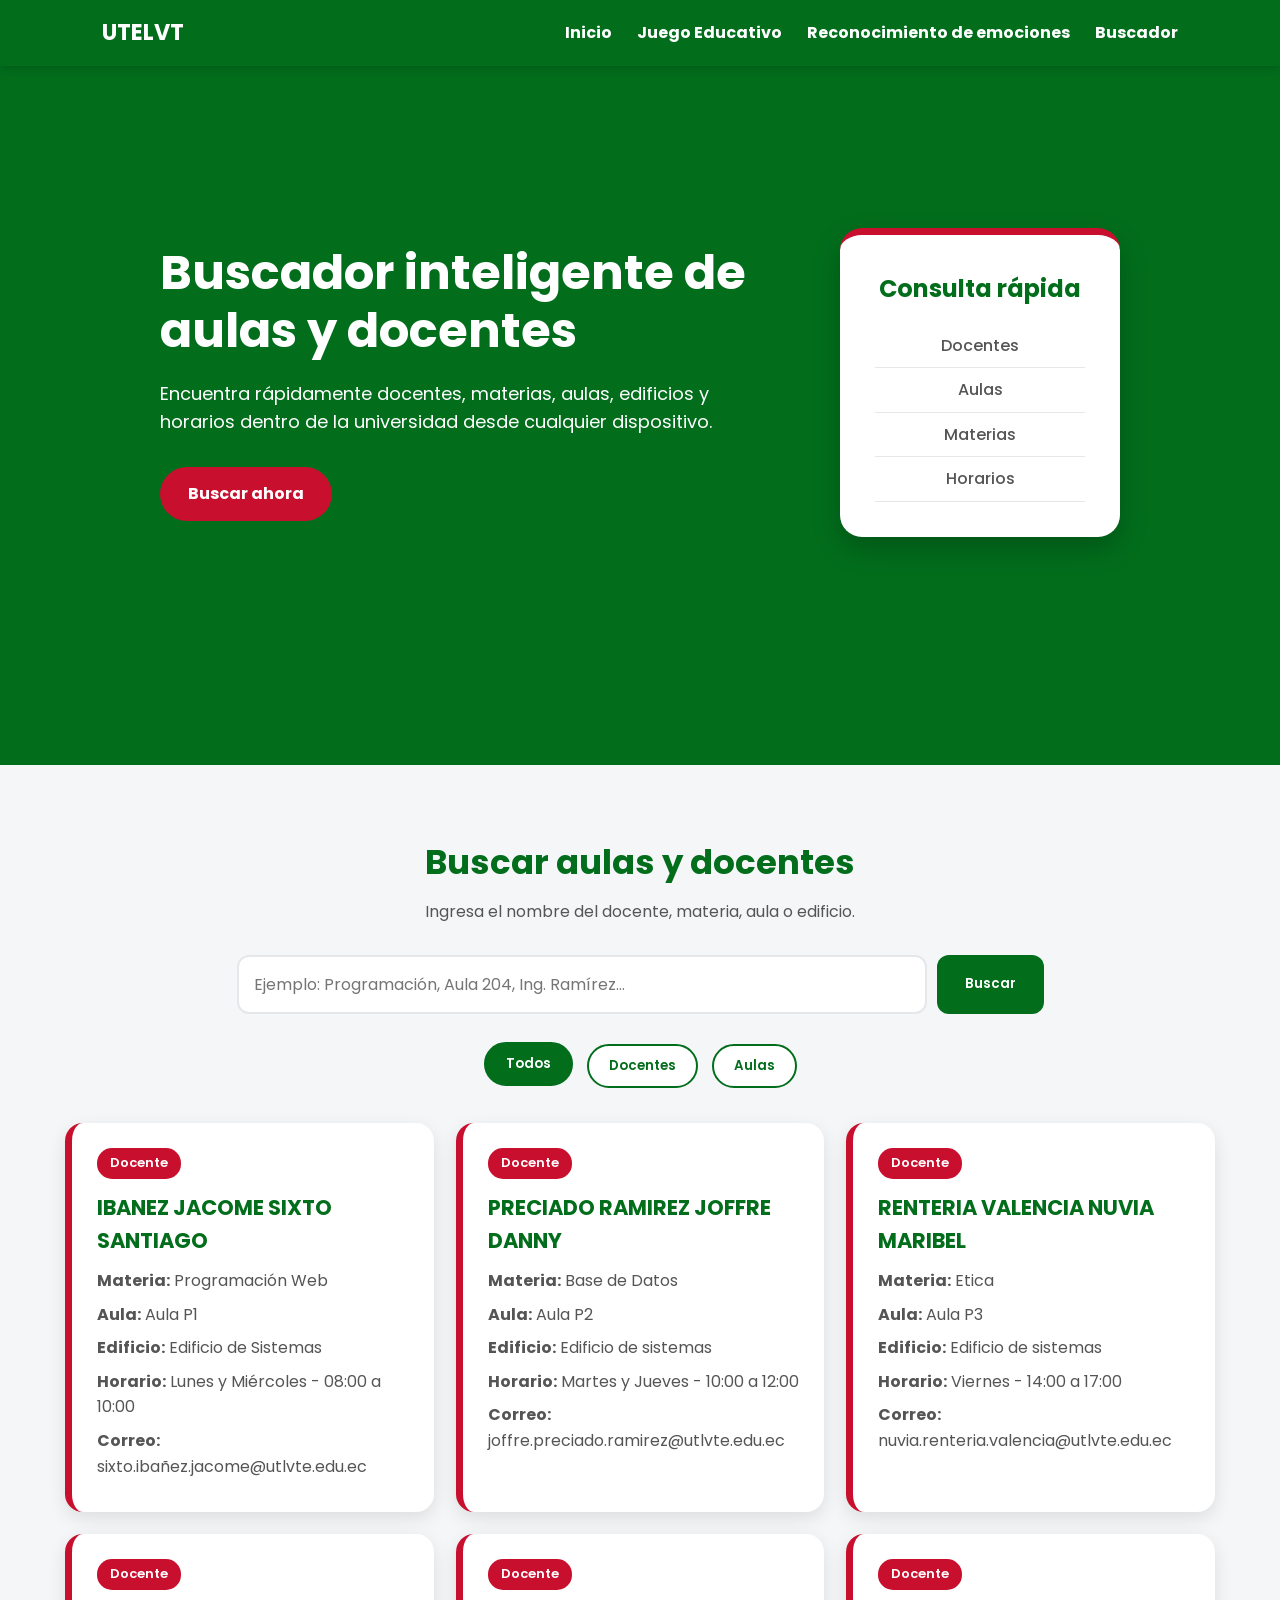
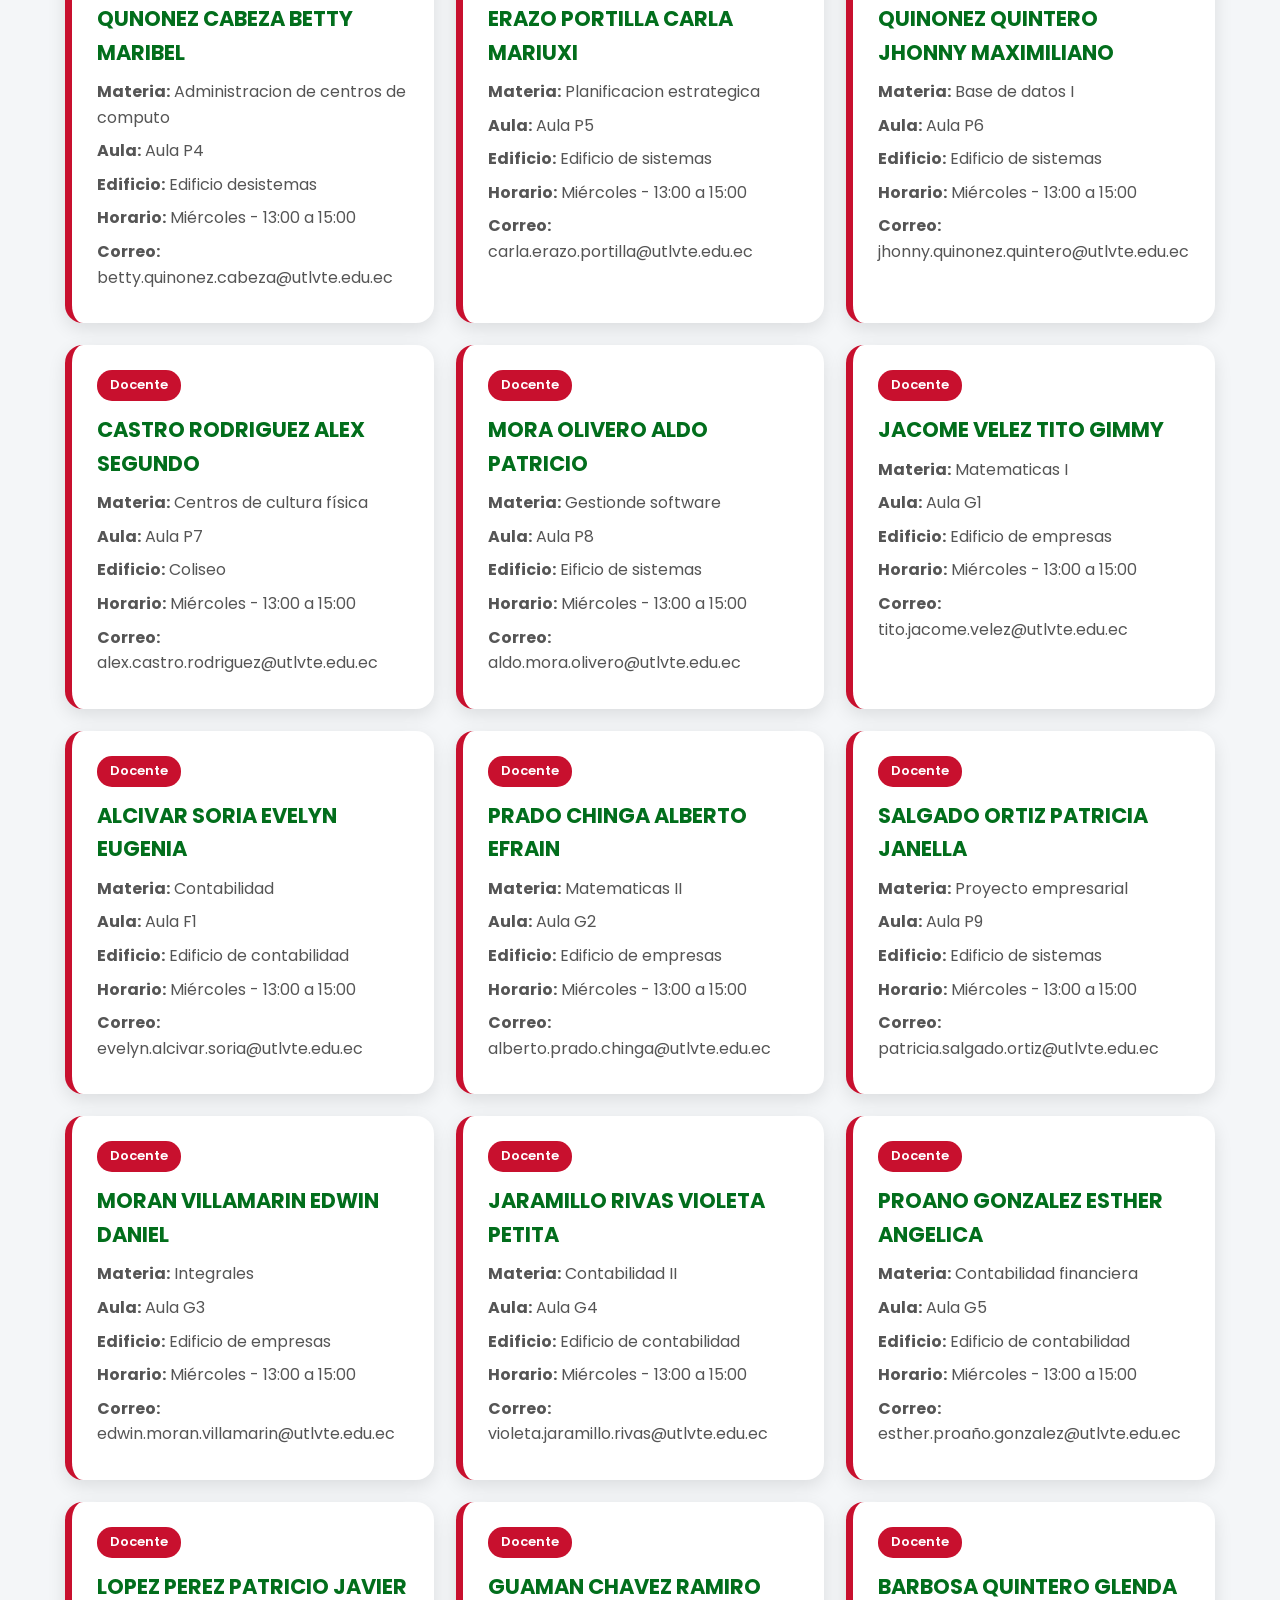
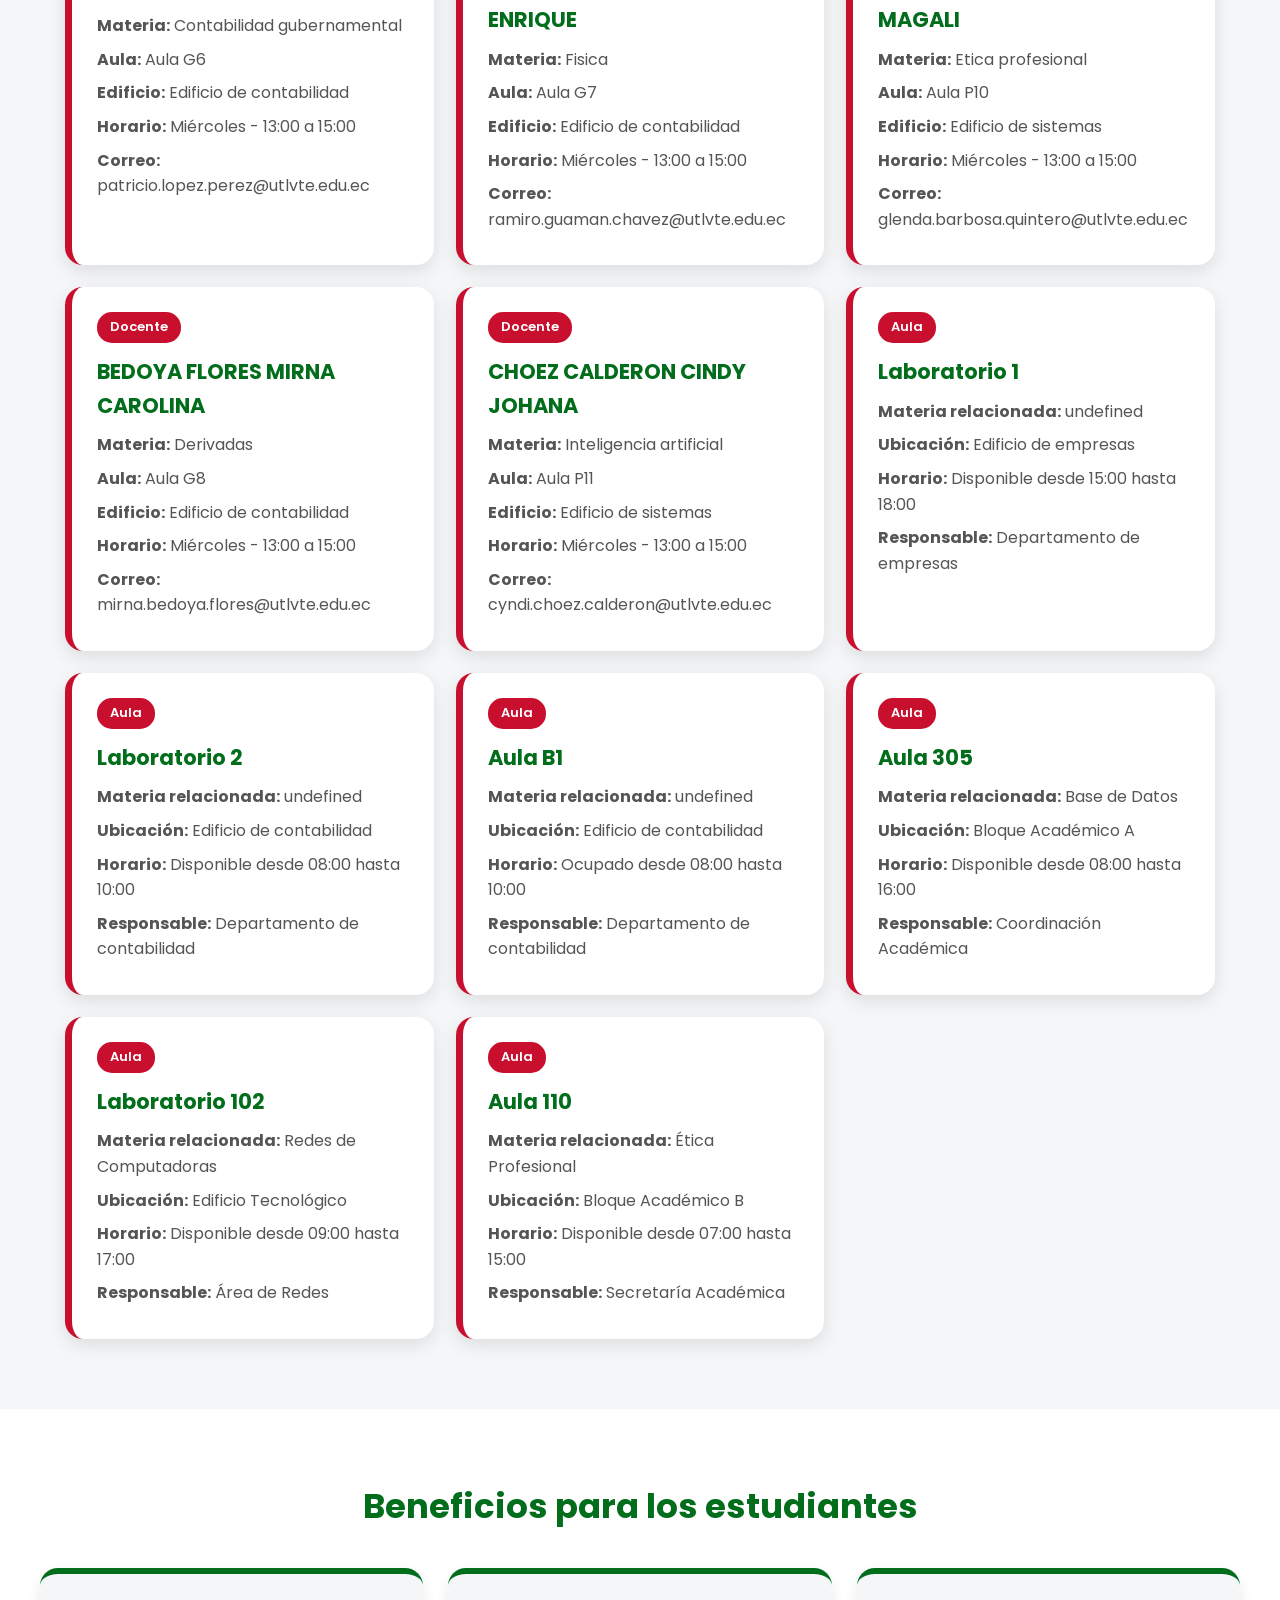
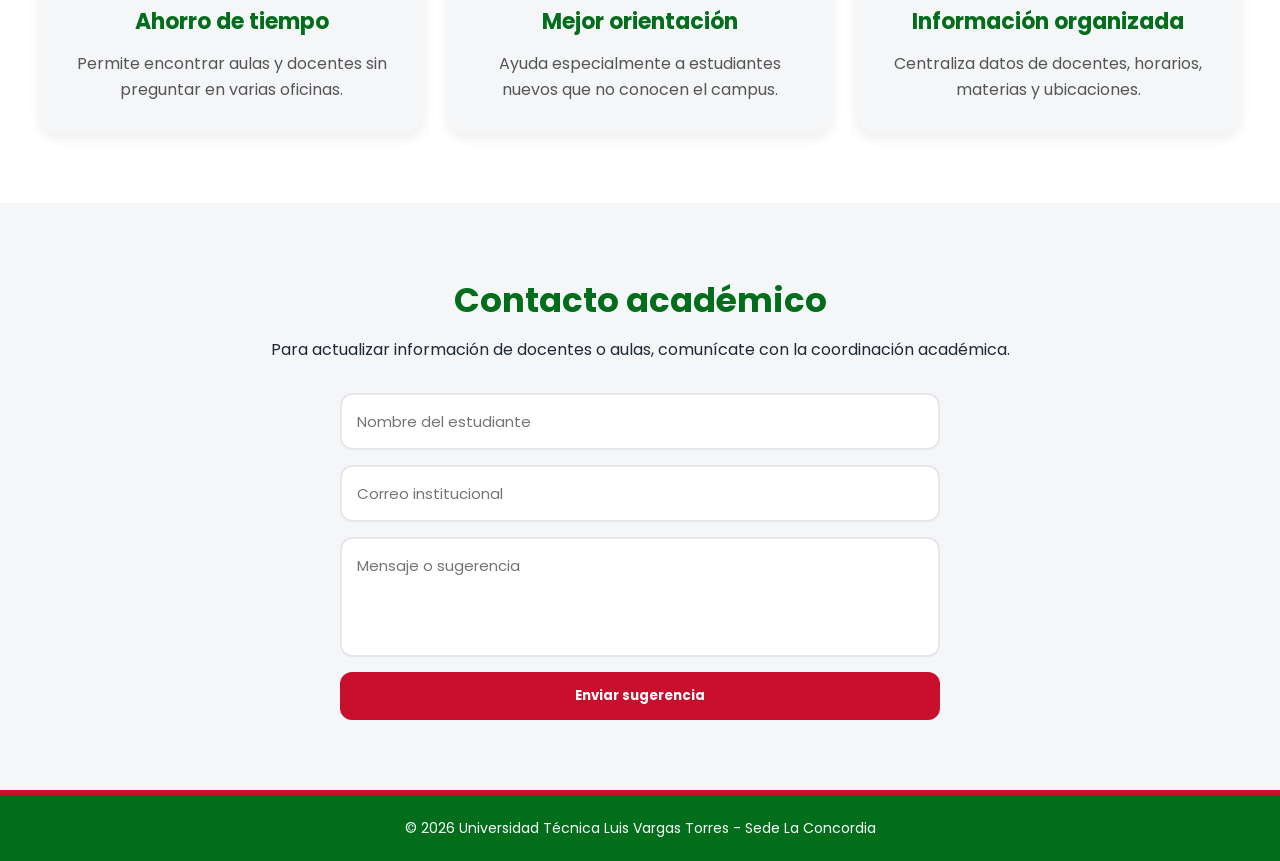
<file: buscador.html>
<!DOCTYPE html>
<html lang="es">
<head>
    <meta charset="UTF-8">
    <meta name="viewport" content="width=device-width, initial-scale=1.0">
    <title>Buscador de Aulas y Docentes</title>

    <!-- Enlace al archivo CSS -->
    <link rel="stylesheet" href="style.css">

    <!-- Fuente moderna desde Google Fonts -->
    <link href="https://fonts.googleapis.com/css2?family=Poppins:wght@300;400;600;700&display=swap" rel="stylesheet">
</head>
<body>

    <!-- Encabezado principal -->
    <header>
    <div class="navbar">
      <div class="logo">
        UTELVT 
      </div>

      <div class="menu-toggle" id="menu-toggle">
        ☰
      </div>

      <nav id="nav-menu">
        <ul>
          <li><a href="index.html">Inicio</a></li>
          <li><a href="juego.html">Juego Educativo</a></li>
          <li><a href="emociones.html">Reconocimiento de emociones</a></li>
          <li><a href="buscador.html">Buscador</a></li>
        </ul>
      </nav>
    </div>
  </header>

    <!-- Sección de inicio -->
    <section class="hero" id="inicio">
        <div class="hero-text">
            <h1>Buscador inteligente de aulas y docentes</h1>
            <p>
                Encuentra rápidamente docentes, materias, aulas, edificios y horarios 
                dentro de la universidad desde cualquier dispositivo.
            </p>
            <a href="#buscador" class="btn-primary">Buscar ahora</a>
        </div>

        <div class="hero-card">
            <h3>Consulta rápida</h3>
            <p>Docentes</p>
            <p>Aulas</p>
            <p>Materias</p>
            <p>Horarios</p>
        </div>
    </section>

    <!-- Sección del buscador -->
    <section class="section" id="buscador">
        <h2>Buscar aulas y docentes</h2>
        <p class="section-description">
            Ingresa el nombre del docente, materia, aula o edificio.
        </p>

        <div class="search-box">
            <input 
                type="text" 
                id="inputBusqueda" 
                placeholder="Ejemplo: Programación, Aula 204, Ing. Ramírez..."
            >
            <button id="btnBuscar">Buscar</button>
        </div>

        <div class="filters">
            <button class="filter-btn active" data-filter="todos">Todos</button>
            <button class="filter-btn" data-filter="docente">Docentes</button>
            <button class="filter-btn" data-filter="aula">Aulas</button>
        </div>

        <!-- Aquí aparecen los resultados -->
        <div class="results" id="resultados"></div>
    </section>

    <!-- Sección de beneficios -->
    <section class="section beneficios" id="beneficios">
        <h2>Beneficios para los estudiantes</h2>

        <div class="benefit-grid">
            <div class="benefit-card">
                <h3>Ahorro de tiempo</h3>
                <p>Permite encontrar aulas y docentes sin preguntar en varias oficinas.</p>
            </div>

            <div class="benefit-card">
                <h3>Mejor orientación</h3>
                <p>Ayuda especialmente a estudiantes nuevos que no conocen el campus.</p>
            </div>

            <div class="benefit-card">
                <h3>Información organizada</h3>
                <p>Centraliza datos de docentes, horarios, materias y ubicaciones.</p>
            </div>
        </div>
    </section>

    <!-- Sección de contacto -->
    <section class="section contacto" id="contacto">
        <h2>Contacto académico</h2>
        <p>
            Para actualizar información de docentes o aulas, comunícate con la coordinación académica.
        </p>
        <form class="contact-form">
            <input type="text" placeholder="Nombre del estudiante">
            <input type="email" placeholder="Correo institucional">
            <textarea placeholder="Mensaje o sugerencia"></textarea>
            <button type="button">Enviar sugerencia</button>
        </form>
    </section>

    <!-- Pie de página -->
    <footer class="footer">
        <p>© 2026 Universidad Técnica Luis Vargas Torres - Sede La Concordia</p>
    </footer>

    <!-- Enlace al archivo JavaScript -->
    <script src="script.js"></script>
</body>
</html>
</file>
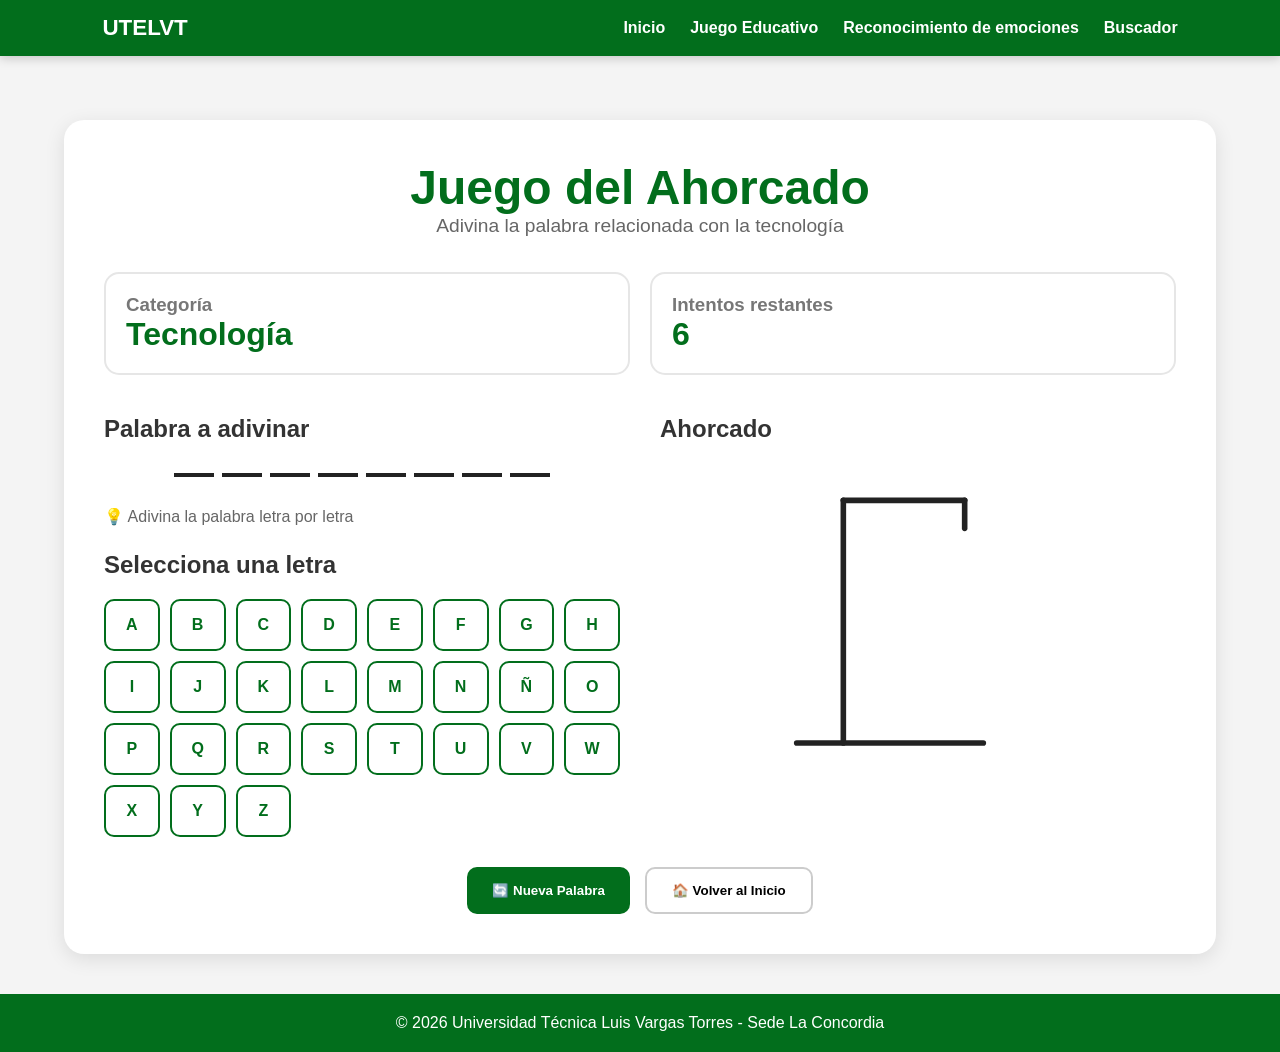
<file: juego.html>
<!DOCTYPE html>
<html lang="es">
<head>
<meta charset="UTF-8">
<meta name="viewport" content="width=device-width, initial-scale=1.0">

<title>Juego del Ahorcado - UTELVT</title>

<style>

*{
    margin:0;
    padding:0;
    box-sizing:border-box;
    font-family:Arial, Helvetica, sans-serif;
}

body{
    background:#f4f4f4;
    color:#333;
}

    /* HEADER */
    header{
      background:#026E1C;
      color:#fff;
      position:fixed;
      width:100%;
      top:0;
      left:0;
      z-index:1000;
      box-shadow:0 2px 10px rgba(0,0,0,0.2);
    }

    .navbar{
      display:flex;
      justify-content:space-between;
      align-items:center;
      padding:15px 8%;
    }

    .logo{
      font-size:1.4rem;
      font-weight:bold;
    }

    .logo span{
      color:#FD0802;
    }

    nav ul{
      display:flex;
      list-style:none;
      gap:25px;
    }

    nav ul li a{
      color:white;
      text-decoration:none;
      font-weight:bold;
      transition:0.3s;
    }

    nav ul li a:hover{
      color:#FD0802;
    }

    /* MENU MOBILE */
    .menu-toggle{
      display:none;
      font-size:28px;
      cursor:pointer;
    }

/* CONTENEDOR */

.container{
    width:90%;
    max-width:1200px;
    margin:120px auto 40px;
    background:white;
    border-radius:20px;
    padding:40px;
    box-shadow:0 5px 20px rgba(0,0,0,.1);
}

.title{
    text-align:center;
    margin-bottom:35px;
}

.title h1{
    color:#026E1C;
    font-size:3rem;
}

.title p{
    color:#666;
    font-size:1.2rem;
}

/* INFO */

.top-info{
    display:flex;
    gap:20px;
    flex-wrap:wrap;
    margin-bottom:40px;
}

.info-box{
    flex:1;
    min-width:220px;
    border:2px solid #e6e6e6;
    border-radius:15px;
    padding:20px;
}

.info-box h3{
    color:#777;
}

.info-box p{
    font-size:2rem;
    color:#026E1C;
    font-weight:bold;
}

/* JUEGO */

.game-area{
    display:grid;
    grid-template-columns:1fr 1fr;
    gap:40px;
}

.word-section h2,
.hangman-section h2{
    margin-bottom:20px;
}

.word{
    display:flex;
    flex-wrap:wrap;
    justify-content:center;
    gap:8px;
    margin:30px 0;
}

.letter-box{
    width:40px;
    text-align:center;
    border-bottom:4px solid #222;
    font-size:2rem;
    font-weight:bold;
    color:#026E1C;
}

.tip{
    margin-bottom:25px;
    color:#666;
}

/* TECLADO */

.keyboard{
    display:grid;
    grid-template-columns:repeat(auto-fit,minmax(55px,1fr));
    gap:10px;
}

.keyboard button{
    padding:15px;
    border:2px solid #026E1C;
    background:white;
    color:#026E1C;
    border-radius:10px;
    cursor:pointer;
    font-weight:bold;
    font-size:1rem;
}

.keyboard button:hover{
    background:#026E1C;
    color:white;
}

.keyboard button.used{
    background:#ccc;
    border-color:#ccc;
    color:white;
}

/* AHORCADO */

.hangman-container{
    display:flex;
    justify-content:center;
    align-items:center;
}

svg{
    width:100%;
    max-width:280px;
    height:auto;
}

.line{
    stroke:#222;
    stroke-width:6;
    fill:none;
    stroke-linecap:round;
}

.hidden{
    display:none;
}

/* MENSAJE */

.message{
    text-align:center;
    margin-top:20px;
    font-size:1.3rem;
    font-weight:bold;
}

.success{
    color:#026E1C;
}

.error{
    color:#FD0802;
}

/* BOTONES */

.buttons{
    display:flex;
    justify-content:center;
    gap:15px;
    margin-top:30px;
    flex-wrap:wrap;
}

.btn{
    padding:14px 25px;
    border:none;
    border-radius:10px;
    cursor:pointer;
    font-weight:bold;
}

.btn-green{
    background:#026E1C;
    color:white;
}

.btn-white{
    background:white;
    border:2px solid #ccc;
}

/* FOOTER */

footer{
    background:#026E1C;
    color:white;
    text-align:center;
    padding:20px;
    margin-top:40px;
}

/* TABLET */

@media(max-width:900px){

    .game-area{
        grid-template-columns:1fr;
    }

    nav{
        position:absolute;
        top:70px;
        left:0;
        width:100%;
        background:#026E1C;
        display:none;
    }

    nav.active{
        display:block;
    }

    nav ul{
        flex-direction:column;
        text-align:center;
        padding:20px 0;
    }

    .menu-toggle{
        display:block;
    }

}

/* CELULARES */

@media(max-width:768px){

    .container{
        width:95%;
        padding:20px;
    }

    .title h1{
        font-size:2rem;
    }

    .top-info{
        flex-direction:column;
    }

    .info-box{
        min-width:100%;
    }

    .keyboard{
        grid-template-columns:repeat(5,1fr);
    }

    .keyboard button{
        padding:12px;
    }

    .letter-box{
        width:30px;
        font-size:1.5rem;
    }

    .buttons{
        flex-direction:column;
    }

    .btn{
        width:100%;
    }
}

/* IPHONE */

@media(max-width:480px){

    .container{
        width:100%;
        border-radius:0;
        padding:15px;
    }

    .logo{
        font-size:1.8rem;
    }

    .title h1{
        font-size:1.8rem;
    }

    .keyboard{
        grid-template-columns:repeat(4,1fr);
        gap:6px;
    }

    .keyboard button{
        padding:10px;
        font-size:.9rem;
    }

    .letter-box{
        width:24px;
        font-size:1.2rem;
    }

    h2{
        font-size:1.4rem;
    }
}

</style>
</head>

<body>

 <header>
    <div class="navbar">
      <div class="logo">
        UTELVT 
      </div>

      <div class="menu-toggle" id="menu-toggle">
        ☰
      </div>

      <nav id="nav-menu">
        <ul>
          <li><a href="index.html">Inicio</a></li>
          <li><a href="juego.html">Juego Educativo</a></li>
          <li><a href="emociones.html">Reconocimiento de emociones</a></li>
          <li><a href="buscador.html">Buscador</a></li>
        </ul>
      </nav>
    </div>
  </header>

<div class="container">

    <div class="title">
        <h1>Juego del Ahorcado</h1>
        <p>Adivina la palabra relacionada con la tecnología</p>
    </div>

    <div class="top-info">

        <div class="info-box">
            <h3>Categoría</h3>
            <p>Tecnología</p>
        </div>

        <div class="info-box">
            <h3>Intentos restantes</h3>
            <p id="attempts">6</p>
        </div>

    </div>

    <div class="game-area">

        <!-- IZQUIERDA -->

        <div class="word-section">

            <h2>Palabra a adivinar</h2>

            <div class="word" id="word"></div>

            <div class="tip">
                💡 Adivina la palabra letra por letra
            </div>

            <h2>Selecciona una letra</h2>

            <div class="keyboard" id="keyboard"></div>

        </div>

        <!-- DERECHA -->

        <div class="hangman-section">

            <h2>Ahorcado</h2>

            <div class="hangman-container">

                <svg viewBox="0 0 300 320">

                    <!-- Base -->
                    <line class="line" x1="20" y1="300" x2="220" y2="300"></line>

                    <!-- Poste -->
                    <line class="line" x1="70" y1="300" x2="70" y2="40"></line>

                    <!-- Superior -->
                    <line class="line" x1="70" y1="40" x2="200" y2="40"></line>

                    <!-- Cuerda -->
                    <line class="line" x1="200" y1="40" x2="200" y2="70"></line>

                    <!-- Cabeza -->
                    <circle id="head" class="line hidden" cx="200" cy="95" r="25"></circle>

                    <!-- Cuerpo -->
                    <line id="body" class="line hidden" x1="200" y1="120" x2="200" y2="190"></line>

                    <!-- Brazo izquierdo -->
                    <line id="arm1" class="line hidden" x1="200" y1="140" x2="165" y2="170"></line>

                    <!-- Brazo derecho -->
                    <line id="arm2" class="line hidden" x1="200" y1="140" x2="235" y2="170"></line>

                    <!-- Pierna izquierda -->
                    <line id="leg1" class="line hidden" x1="200" y1="190" x2="170" y2="240"></line>

                    <!-- Pierna derecha -->
                    <line id="leg2" class="line hidden" x1="200" y1="190" x2="230" y2="240"></line>

                </svg>

            </div>

        </div>

    </div>

    <div class="message" id="message"></div>

    <div class="buttons">

        <button class="btn btn-green" onclick="newGame()">
            🔄 Nueva Palabra
        </button>

        <button class="btn btn-white" onclick="window.location.href='index.html'">
            🏠 Volver al Inicio
        </button>

    </div>

</div>

<footer>
    © 2026 Universidad Técnica Luis Vargas Torres - Sede La Concordia
</footer>

<script>

/* PALABRAS */

const words = [

    "PROGRAMACION",
    "ALGORITMO",
    "SOFTWARE",
    "HARDWARE",
    "INTERNET",
    "SERVIDOR",
    "COMPUTADORA",
    "BASEDEDATOS",
    "INTELIGENCIA",
    "ROBOTICA",
    "CIBERSEGURIDAD",
    "DESARROLLO",
    "TECNOLOGIA",
    "APLICACION",
    "SISTEMAS"

];

let selectedWord = "";
let guessedLetters = [];
let attempts = 6;

/* ELEMENTOS */

const wordContainer = document.getElementById("word");
const keyboard = document.getElementById("keyboard");
const attemptsText = document.getElementById("attempts");
const message = document.getElementById("message");

/* PARTES DEL CUERPO */

const bodyParts = [

    document.getElementById("head"),
    document.getElementById("body"),
    document.getElementById("arm1"),
    document.getElementById("arm2"),
    document.getElementById("leg1"),
    document.getElementById("leg2")

];

/* NUEVO JUEGO */

function newGame(){

    guessedLetters = [];
    attempts = 6;

    attemptsText.textContent = attempts;

    message.textContent = "";
    message.className = "message";

    selectedWord =
    words[Math.floor(Math.random() * words.length)];

    createKeyboard();

    displayWord();

    bodyParts.forEach(part => {
        part.classList.add("hidden");
    });

}

/* MOSTRAR PALABRA */

function displayWord(){

    wordContainer.innerHTML = "";

    selectedWord.split("").forEach(letter => {

        const letterBox =
        document.createElement("div");

        letterBox.classList.add("letter-box");

        if(guessedLetters.includes(letter)){

            letterBox.textContent = letter;

        }else{

            letterBox.textContent = "";

        }

        wordContainer.appendChild(letterBox);

    });

    checkGame();

}

/* TECLADO */

function createKeyboard(){

    keyboard.innerHTML = "";

    const letters =
    "ABCDEFGHIJKLMNÑOPQRSTUVWXYZ";

    letters.split("").forEach(letter => {

        const button =
        document.createElement("button");

        button.textContent = letter;

        button.addEventListener("click", () => {

            button.disabled = true;
            button.classList.add("used");

            play(letter);

        });

        keyboard.appendChild(button);

    });

}

/* JUGAR */

function play(letter){

    guessedLetters.push(letter);

    if(!selectedWord.includes(letter)){

        attempts--;

        attemptsText.textContent = attempts;

        showHangman();

    }

    displayWord();

}

/* MOSTRAR AHORCADO */

function showHangman(){

    const errors = 6 - attempts;

    if(bodyParts[errors - 1]){

        bodyParts[errors - 1]
        .classList.remove("hidden");

    }

}

/* VERIFICAR */

function checkGame(){

    const won =
    selectedWord.split("").every(letter =>
    guessedLetters.includes(letter));

    if(won){

        message.textContent =
        "🎉 ¡Felicidades! Adivinaste la palabra.";

        message.classList.add("success");

        disableKeyboard();

    }

    if(attempts === 0){

        message.textContent =
        "❌ Perdiste. La palabra era: " + selectedWord;

        message.classList.add("error");

        revealWord();

        disableKeyboard();

    }

}

/* REVELAR */

function revealWord(){

    guessedLetters =
    selectedWord.split("");

    displayWord();

}

/* DESACTIVAR */

function disableKeyboard(){

    const buttons =
    keyboard.querySelectorAll("button");

    buttons.forEach(btn => {

        btn.disabled = true;
        btn.classList.add("used");

    });

}

/* INICIAR */

newGame();
 
const menuToggle = document.getElementById('menu-toggle');
const navMenu = document.getElementById('nav-menu');

menuToggle.addEventListener('click', () => {
    navMenu.classList.toggle('active');
});

</script>

</body>
</html>
</file>
<file: style.css>
/* Reinicio básico de estilos */
* {
    margin: 0;
    padding: 0;
    box-sizing: border-box;
}

/* Colores institucionales UTLVTE */
:root {
    --verde-institucional: #026E1C;
    --verde-oscuro: #026E1C;
    --rojo-institucional: #c8102e;
    --blanco: #ffffff;
    --gris-claro: #f4f6f8;
    --gris-medio: #e5e7eb;
    --gris-texto: #555555;
    --negro-suave: #1f2933;
}

/* Estilo general */
body {
    font-family: 'Poppins', sans-serif;
    background-color: var(--gris-claro);
    color: var(--negro-suave);
    line-height: 1.6;
}

/* Desplazamiento suave */
html {
    scroll-behavior: smooth;
}

/* Encabezado */
/* HEADER */
    header{
      background:#026E1C;
      color:#fff;
      position:fixed;
      width:100%;
      top:0;
      left:0;
      z-index:1000;
      box-shadow:0 2px 10px rgba(0,0,0,0.2);
    }

    .navbar{
      display:flex;
      justify-content:space-between;
      align-items:center;
      padding:15px 8%;
    }

    .logo{
      font-size:1.4rem;
      font-weight:bold;
    }

    .logo span{
      color:#FD0802;
    }

    nav ul{
      display:flex;
      list-style:none;
      gap:25px;
    }

    nav ul li a{
      color:white;
      text-decoration:none;
      font-weight:bold;
      transition:0.3s;
    }

    nav ul li a:hover{
      color:#FD0802;
    }

    /* MENU MOBILE */
    .menu-toggle{
      display:none;
      font-size:28px;
      cursor:pointer;
    }

/* Contenedor del logo */
.logo-container {
    display: flex;
    align-items: center;
    gap: 12px;
}


/* Menú */
.menu {
    list-style: none;
    display: flex;
    gap: 25px;
}

.menu li a {
    text-decoration: none;
    color: var(--blanco);
    font-weight: 500;
    transition: color 0.3s, border-bottom 0.3s;
    padding-bottom: 5px;
}

.menu li a:hover {
    color: var(--rojo-institucional);
    border-bottom: 2px solid var(--rojo-institucional);
}

/* Botón menú móvil */
.btn-menu {
    display: none;
    background: none;
    color: var(--blanco);
    border: none;
    font-size: 30px;
    cursor: pointer;
}

/* Sección principal */
.hero {
    min-height: 85vh;
    background: linear-gradient(
        135deg,
        #026E1C,
        var(--verde-oscuro)
    );
    color: var(--blanco);
    display: flex;
    justify-content: center;
    align-items: center;
    padding:90px 10%;
    gap: 60px;
}

/* Texto principal */
.hero-text {
    max-width: 620px;
}

/* Etiqueta superior */
.tag {
    display: inline-block;
    background-color: var(--rojo-institucional);
    color: var(--blanco);
    padding: 8px 16px;
    border-radius: 30px;
    font-size: 14px;
    font-weight: 600;
    margin-bottom: 18px;
}

.hero-text h1 {
    font-size: 48px;
    margin-bottom: 20px;
    line-height: 1.2;
}

.hero-text p {
    font-size: 18px;
    margin-bottom: 30px;
}

/* Botón principal */
.btn-primary {
    display: inline-block;
    background-color: var(--rojo-institucional);
    color: var(--blanco);
    padding: 14px 28px;
    border-radius: 30px;
    text-decoration: none;
    font-weight: 700;
    transition: transform 0.3s, background-color 0.3s;
}

.btn-primary:hover {
    transform: scale(1.05);
    background-color: #a80d25;
}

/* Tarjeta del hero */
.hero-card {
    background-color: var(--blanco);
    color: #026E1C;
    padding: 35px;
    border-radius: 22px;
    box-shadow: 0 12px 28px rgba(0, 0, 0, 0.22);
    min-width: 280px;
    text-align: center;
    border-top: 7px solid var(--rojo-institucional);
}

/* Logo dentro de la tarjeta principal */
.hero-logo {
    width: 95px;
    height: 95px;
    object-fit: contain;
    background-color: var(--blanco);
    border-radius: 50%;
    padding: 8px;
    margin-bottom: 15px;
    border: 3px solid #026E1C;
}

.hero-card h3 {
    margin-bottom: 15px;
    color: #026E1C;
    font-size: 24px;
}

.hero-card p {
    padding: 9px 0;
    border-bottom: 1px solid var(--gris-medio);
    color: var(--gris-texto);
    font-weight: 500;
}

/* Secciones generales */
.section {
    max-width: 1200px;
    margin: auto;
    padding: 70px 25px;
    text-align: center;
}

.section h2 {
    color: #026E1C;
    font-size: 34px;
    margin-bottom: 10px;
}

.section-description {
    color: var(--gris-texto);
    margin-bottom: 30px;
}

/* Caja de búsqueda */
.search-box {
    display: flex;
    justify-content: center;
    gap: 10px;
    margin-bottom: 25px;
}

.search-box input {
    width: 60%;
    padding: 15px;
    border: 2px solid var(--gris-medio);
    border-radius: 12px;
    font-size: 16px;
    outline: none;
    font-family: 'Poppins', sans-serif;
    transition: border-color 0.3s, box-shadow 0.3s;
}

.search-box input:focus {
    border-color: #026E1C;
    box-shadow: 0 0 0 3px rgba(0, 122, 61, 0.15);
}

.search-box button {
    padding: 15px 28px;
    border: none;
    border-radius: 12px;
    background-color: #026E1C;
    color: var(--blanco);
    font-weight: 600;
    cursor: pointer;
    font-family: 'Poppins', sans-serif;
    transition: background-color 0.3s, transform 0.3s;
}

.search-box button:hover {
    background-color: #026E1C;
    transform: translateY(-2px);
}

/* Filtros */
.filters {
    margin-bottom: 30px;
}

.filter-btn {
    padding: 10px 20px;
    margin: 5px;
    border: 2px solid #026E1C;
    background-color: var(--blanco);
    color: #026E1C;
    border-radius: 25px;
    cursor: pointer;
    font-weight: 600;
    font-family: 'Poppins', sans-serif;
    transition: background-color 0.3s, color 0.3s, transform 0.3s;
}

.filter-btn.active,
.filter-btn:hover {
    background-color: #026E1C;
    color: var(--blanco);
    transform: translateY(-2px);
}

/* Contenedor de resultados */
.results {
    display: grid;
    grid-template-columns: repeat(auto-fit, minmax(280px, 1fr));
    gap: 22px;
    text-align: left;
}

/* Tarjeta de resultado */
.result-card {
    background-color: var(--blanco);
    padding: 25px;
    border-radius: 18px;
    box-shadow: 0 6px 18px rgba(0, 0, 0, 0.10);
    border-left: 7px solid var(--rojo-institucional);
    transition: transform 0.3s, box-shadow 0.3s;
}

.result-card:hover {
    transform: translateY(-6px);
    box-shadow: 0 10px 24px rgba(0, 0, 0, 0.16);
}

.result-card h3 {
    color: #026E1C;
    margin-bottom: 10px;
    font-size: 21px;
}

.result-card p {
    color: var(--gris-texto);
    margin-bottom: 8px;
}

/* Etiqueta de tipo */
.badge {
    display: inline-block;
    background-color: var(--rojo-institucional);
    color: var(--blanco);
    padding: 5px 13px;
    border-radius: 15px;
    font-size: 13px;
    margin-bottom: 12px;
    font-weight: 600;
}

/* Sección de beneficios */
.beneficios {
    background-color: var(--blanco);
    max-width: 100%;
}

.benefit-grid {
    max-width: 1200px;
    margin: 35px auto 0;
    display: grid;
    grid-template-columns: repeat(auto-fit, minmax(260px, 1fr));
    gap: 25px;
}

.benefit-card {
    background-color: var(--gris-claro);
    padding: 30px;
    border-radius: 18px;
    border-top: 6px solid #026E1C;
    box-shadow: 0 5px 14px rgba(0, 0, 0, 0.08);
    transition: transform 0.3s;
}

.benefit-card:hover {
    transform: translateY(-5px);
}

.benefit-card h3 {
    color:#026E1C;
    margin-bottom: 12px;
    font-size: 22px;
}

.benefit-card p {
    color: var(--gris-texto);
}

/* Sección de contacto */
.contacto {
    background-color: var(--gris-claro);
}

.contact-form {
    max-width: 600px;
    margin: 30px auto 0;
    display: flex;
    flex-direction: column;
    gap: 15px;
}

.contact-form input,
.contact-form textarea {
    padding: 15px;
    border: 2px solid var(--gris-medio);
    border-radius: 12px;
    font-size: 15px;
    font-family: 'Poppins', sans-serif;
    outline: none;
    transition: border-color 0.3s, box-shadow 0.3s;
}

.contact-form input:focus,
.contact-form textarea:focus {
    border-color: #026E1C;
    box-shadow: 0 0 0 3px rgba(0, 122, 61, 0.15);
}

.contact-form textarea {
    min-height: 120px;
    resize: none;
}

.contact-form button {
    background-color: var(--rojo-institucional);
    color: var(--blanco);
    border: none;
    padding: 14px;
    border-radius: 12px;
    font-weight: 700;
    cursor: pointer;
    font-family: 'Poppins', sans-serif;
    transition: background-color 0.3s, transform 0.3s;
}

.contact-form button:hover {
    background-color: #a80d25;
    transform: translateY(-2px);
}

/* Pie de página */
.footer {
    background-color: #026E1C;
    color: var(--blanco);
    text-align: center;
    padding: 22px;
    font-size: 14px;
    border-top: 5px solid var(--rojo-institucional);
}

/* Diseño responsive para tablets */
@media (max-width: 900px) {
    .hero {
        flex-direction: column;
        text-align: center;
        gap: 35px;
    }

    .hero-text h1 {
        font-size: 38px;
    }

    .search-box input {
        width: 70%;
    }

    .logo-text p {
        display: none;
    }
}

/* Diseño responsive para celulares */
@media (max-width: 600px) {
    .navbar {
        padding: 12px 18px;
    }

    .btn-menu {
        display: block;
    }

    .logo-img {
        width: 48px;
        height: 48px;
    }

    .logo-text h2 {
        font-size: 20px;
    }

    .logo-text p {
        display: none;
    }

    .menu {
        position: absolute;
        top: 75px;
        right: 0;
        background-color: #026E1C;
        width: 100%;
        flex-direction: column;
        align-items: center;
        padding: 20px 0;
        display: none;
        gap: 18px;
        border-top: 3px solid var(--rojo-institucional);
    }

    .menu.show {
        display: flex;
    }

    .hero {
        padding: 45px 20px;
    }

    .hero-text h1 {
        font-size: 31px;
    }

    .hero-text p {
        font-size: 16px;
    }

    .hero-card {
        width: 100%;
        min-width: auto;
    }

    .search-box {
        flex-direction: column;
    }

    .search-box input {
        width: 100%;
    }

    .search-box button {
        width: 100%;
    }

    .section {
        padding: 55px 20px;
    }

    .section h2 {
        font-size: 28px;
    }

    .results {
        grid-template-columns: 1fr;
    }
}
/* TABLET */

@media(max-width:900px){

    .game-area{
        grid-template-columns:1fr;
    }

    nav{
        position:absolute;
        top:70px;
        left:0;
        width:100%;
        background:#026E1C;
        display:none;
    }

    nav.active{
        display:block;
    }

    nav ul{
        flex-direction:column;
        text-align:center;
        padding:20px 0;
    }

    .menu-toggle{
        display:block;
    }

}

/* CELULARES */

@media(max-width:768px){

    .container{
        width:95%;
        padding:20px;
    }

    .title h1{
        font-size:2rem;
    }

    .top-info{
        flex-direction:column;
    }

    .info-box{
        min-width:100%;
    }

    .keyboard{
        grid-template-columns:repeat(5,1fr);
    }

    .keyboard button{
        padding:12px;
    }

    .letter-box{
        width:30px;
        font-size:1.5rem;
    }

    .buttons{
        flex-direction:column;
    }

    .btn{
        width:100%;
    }
}

/* IPHONE */

@media(max-width:480px){

    .container{
        width:100%;
        border-radius:0;
        padding:15px;
    }

    .logo{
        font-size:1.8rem;
    }

    .title h1{
        font-size:1.8rem;
    }

    .keyboard{
        grid-template-columns:repeat(4,1fr);
        gap:6px;
    }

    .keyboard button{
        padding:10px;
        font-size:.9rem;
    }

    .letter-box{
        width:24px;
        font-size:1.2rem;
    }

    h2{
        font-size:1.4rem;
    }
}
</file>
